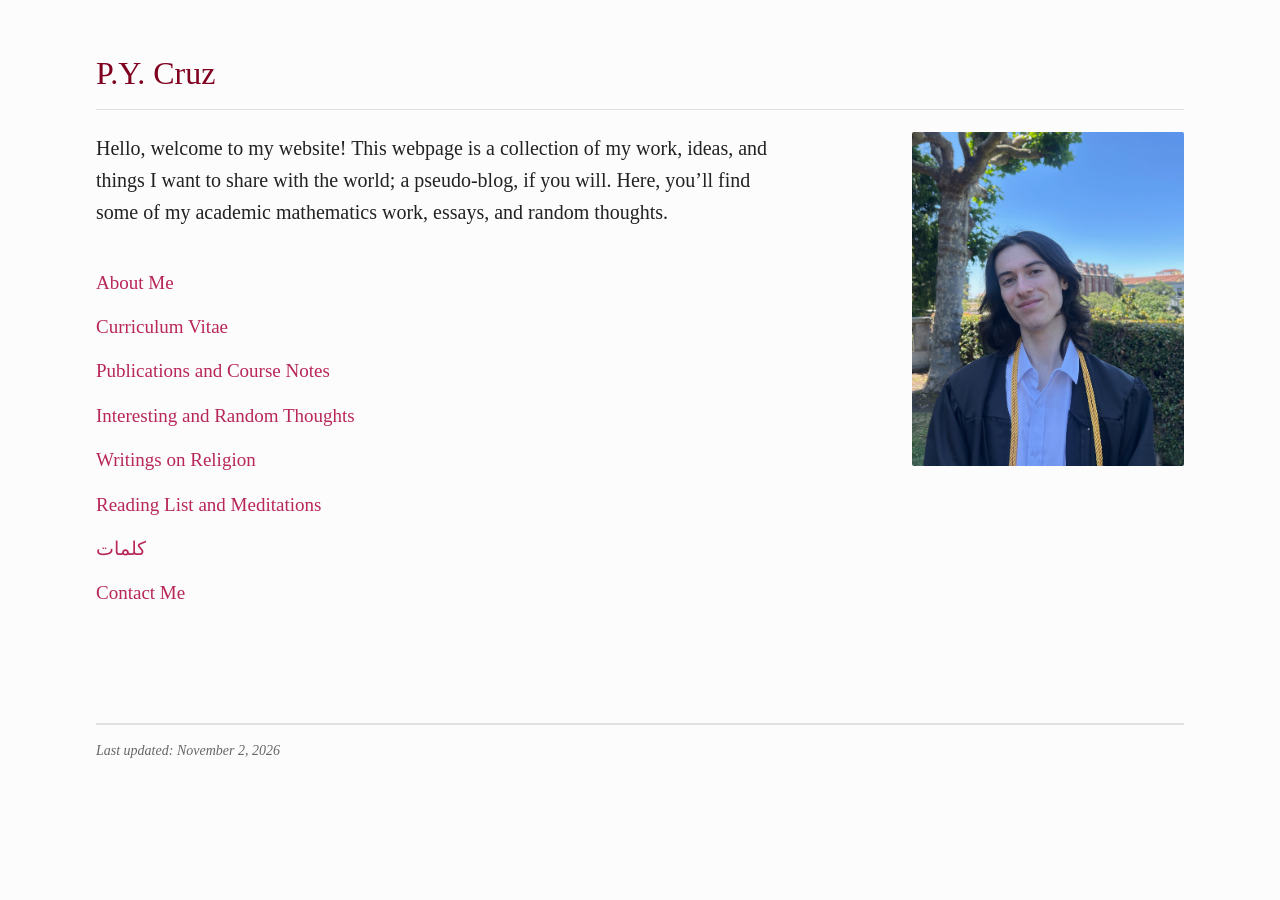
<file: index.html>
<!DOCTYPE html>
<html lang="en">
<head>
    <meta charset="UTF-8">
    <meta name="viewport" content="width=device-width, initial-scale=1.0">

    <title>Personal Website | P.Y. Cruz</title>
    <meta name="description" content="P.Y. Cruz' personal website; a collection of academic mathematics work and
    meditations on philosophy, psychology, and theology.">
    <meta name="robots" content="index, follow">
    <link rel="canonical" href="https://pycruz.com/">

    <meta property="og:title" content="Personal Website | P.Y. Cruz">
    <meta property="og:description" content="P.Y. Cruz' personal website; a collection of academic mathematics work and
    meditations on philosophy, psychology, and theology.">
    <meta property="og:url" content="https://pycruz.com/">
    <meta property="og:type" content="website">
    <meta property="og:image" content="https://pycruz.com/favicon.png">

    <link rel="icon" type="image/svg+xml" href="images/favicon.svg">
    <link rel="apple-touch-icon" href="images/apple-touch-icon.png">

    <link rel="stylesheet" href="css/style.css">
</head>
<body>

    <main>
        <header>
            <h1>P.Y. Cruz</h1>

            <div class="photos">
                <img src="images/pycruz.jpeg" alt="Pablo De La Cruz" decoding="async" loading="eager">
            </div>
        </header>

        <section aria-label="Introduction">
            <p class="intro-text">
                Hello, welcome to my website! This webpage is a collection of my work, ideas, and things I want to share with
                the world; a pseudo-blog, if you will. Here, you’ll find some of my academic mathematics work, essays, and
                random thoughts.
            </p>
        </section>

        <nav class="main-nav" aria-label="Main Directory">
            <ul>
                <li><a href="about.html">About Me</a></li>
                <li><a href="cv.pdf" target="_blank" rel="noopener">Curriculum Vitae</a></li>
                <li><a href="publications.html">Publications and Course Notes</a></li>
                 <li><a href="random_thoughts.html">Interesting and Random Thoughts</a></li>
                <li><a href="religion.html">Writings on Religion</a></li>
                <li><a href="books.html">Reading List and Meditations</a></li>
                <li><a href="words.html">كلمات</a></li>
<!--                <li><a href="https://www.youtube.com/@PnTCruz" target="_blank" rel="noopener">Youtube</a></li>-->
                <li><a href="mailto:pabloyngdlc@gmail.com">Contact Me</a></li>
            </ul>
        </nav>
    </main>

 <footer class="site-footer">
        <hr class="footer-divider">
        <p id="last-updated" class="footnote">Last updated: November 2, 2026</p>
    </footer>

</body>
</html>
</file>
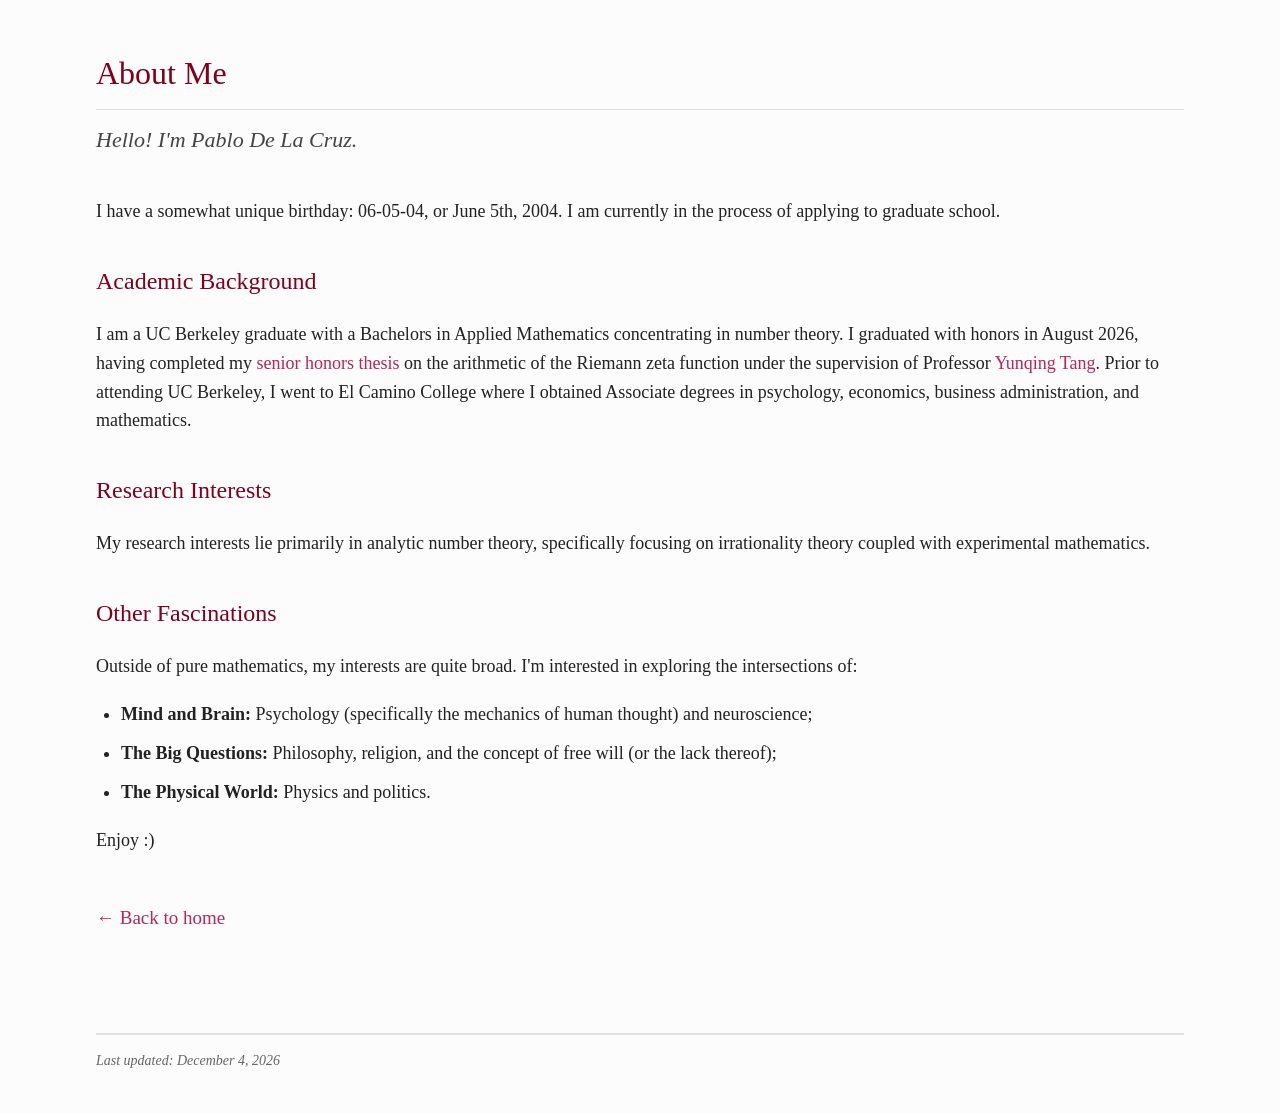
<file: about.html>
<!DOCTYPE html>
<html lang="en">
<head>
    <meta charset="UTF-8">
    <meta name="viewport" content="width=device-width, initial-scale=1.0">
    <title>About Me | P.Y. Cruz</title>
    <meta name="description" content="Academic background, research interests, and general interests of Pablo De La Cruz (UC Berkeley).">
    <meta name="robots" content="index, follow">
    <link rel="canonical" href="https://pycruz.com/about.html">

    <meta property="og:title" content="About Me | P.Y. Cruz">
    <meta property="og:description" content="Academic background, research interests, and general interests of Pablo De La Cruz (UC Berkeley).">
    <meta property="og:url" content="https://pycruz.com/about.html">
    <meta property="og:type" content="website">
    <meta property="og:image" content="https://pycruz.com/favicon.png">

    <link rel="stylesheet" href="css/style.css">

    <link rel="icon" type="image/svg+xml" href="images/favicon.svg">
    <link rel="apple-touch-icon" href="images/apple-touch-icon.png">
</head>
<body>

    <header>
        <h1>About Me</h1>
        <p class="subtitle">Hello! I'm Pablo De La Cruz.</p>
    </header>

    <main>
        <section aria-label="Introduction">
            <p>I have a somewhat unique birthday: 06-05-04, or June 5th, 2004. I am currently in the process
            of applying to graduate school.</p>
        </section>

        <section aria-label="Academic Background">
            <h2>Academic Background</h2>
            <p>I am a UC Berkeley graduate with a Bachelors in Applied Mathematics concentrating
                in number theory. I graduated with honors in August 2026, having completed my <a href="https://pycruz.com/On_The_Arithmetic_Nature_Of_The_Zeta_Function_And_Its_Generalizations.pdf" target="_blank" rel="noopener">senior honors thesis</a> on the arithmetic of the
                Riemann zeta function under the supervision of Professor
                <a href="https://en.wikipedia.org/wiki/Yunqing_Tang" target="_blank" rel="noopener">Yunqing Tang</a>. Prior to attending UC
                Berkeley, I went to El Camino College where I obtained Associate degrees in psychology, economics, business
                administration, and mathematics.</p>
        </section>

        <section aria-label="Research Interests">
            <h2>Research Interests</h2>
            <p>My research interests lie primarily in analytic number theory, specifically focusing on
                irrationality theory coupled with experimental mathematics.</p>
        </section>

        <section aria-label="Other Fascinations">
            <h2>Other Fascinations</h2>
            <p>Outside of pure mathematics, my interests are quite broad. I'm interested in exploring the intersections of:</p>

            <ul class="interests-list">
                <li><strong>Mind and Brain:</strong> Psychology (specifically the mechanics of human thought) and neuroscience;</li>
                <li><strong>The Big Questions:</strong> Philosophy, religion, and the concept of free will (or the lack thereof);</li>
                <li><strong>The Physical World:</strong> Physics and politics.</li>
            </ul>
        </section>

        <p>Enjoy :)</p>
    </main>

    <nav class="main-nav" aria-label="Breadcrumb Navigation">
        <a href="index.html">← Back to home</a>
    </nav>

    <footer class="site-footer">
        <hr class="footer-divider">
        <p id="last-updated" class="footnote">Last updated: October 2026</p>
    </footer>

<script>
        var lastModifiedDate = new Date(document.lastModified);
        var options = { year: 'numeric', month: 'long', day: 'numeric' };
        var formattedDate = lastModifiedDate.toLocaleDateString('en-US', options);
        document.getElementById("last-updated").textContent = "Last updated: " + formattedDate;
    </script>

</body>
</html>
</file>
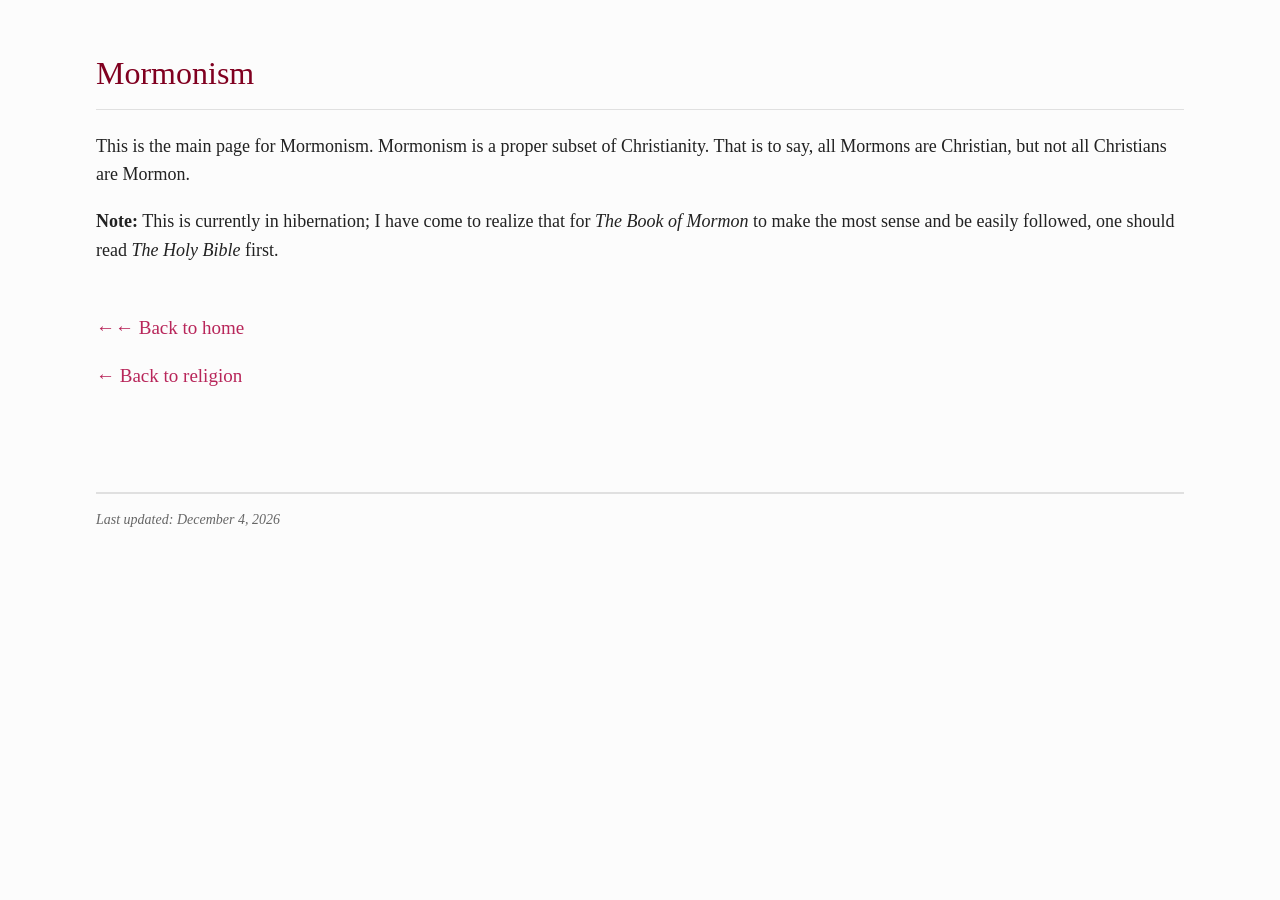
<file: mormonism.html>
<!DOCTYPE html>
<html lang="en">
<head>
    <meta charset="UTF-8">
    <meta name="viewport" content="width=device-width, initial-scale=1.0">
    <title>Mormonism | P.Y. Cruz</title>
    <meta name="description" content="An objective academic analysis of Mormonism, its theological frameworks, and its structural placement within Christianity.">

    <!-- Temporary: Tells bots not to index this placeholder page yet. Change to "index, follow" when finished -->
    <meta name="robots" content="noindex, follow">

    <link rel="canonical" href="https://pycruz.com/mormonism.html">
    <link rel="stylesheet" href="css/style.css">

    <meta property="og:title" content="Mormonism | P.Y. Cruz">
    <meta property="og:description" content="An objective academic analysis of Mormonism, its theological frameworks, and its structural placement within Christianity.">
    <meta property="og:url" content="https://pycruz.com/mormonism.html">
    <meta property="og:type" content="website">
    <meta property="og:image" content="https://pycruz.com/favicon.png">

    <link rel="icon" type="image/svg+xml" href="images/favicon.svg">
    <link rel="apple-touch-icon" href="images/apple-touch-icon.png">
</head>
<body>

    <header>
        <h1>Mormonism</h1>
    </header>

    <main>
        <section aria-label="Introduction">
            <p>This is the main page for Mormonism. Mormonism is a proper subset of Christianity. That is to say, all Mormons are Christian, but not all Christians are Mormon.</p>
        </section>
        <section>
             <p><strong>Note:</strong> This is currently in hibernation; I have come to realize that for <cite>The Book of Mormon</cite> to make the most sense and be easily followed, one should read <cite>The Holy Bible</cite> first.</p>
        </section>

        <!--
        <section aria-label="Research Fields">
            <p><strong>The Main Characters:</strong></p>
            <p><strong>Central Beliefs:</strong></p>
            <p><strong>Deity of Worship:</strong></p>
            <p><strong>Central Disbeliefs or Sins:</strong></p>
            <p><strong>Religious Roles:</strong></p>
            <p><strong>Comparative Analysis:</strong></p>
            <p><strong>General Practices and Customs:</strong></p>

            <h2>Notes</h2>
            <p></p>
        </section>
        -->
    </main>

    <nav class="main-nav" aria-label="Breadcrumb Navigation">
        <p><a href="index.html">←← Back to home</a></p>
        <p><a href="religion.html">← Back to religion</a></p>
    </nav>

<footer class="site-footer">
        <hr class="footer-divider">
        <p id="last-updated" class="footnote">Last updated: October 2026</p>
    </footer>

<script>
        var lastModifiedDate = new Date(document.lastModified);
        var options = { year: 'numeric', month: 'long', day: 'numeric' };
        var formattedDate = lastModifiedDate.toLocaleDateString('en-US', options);
        document.getElementById("last-updated").textContent = "Last updated: " + formattedDate;
    </script>

</body>
</html>
</file>
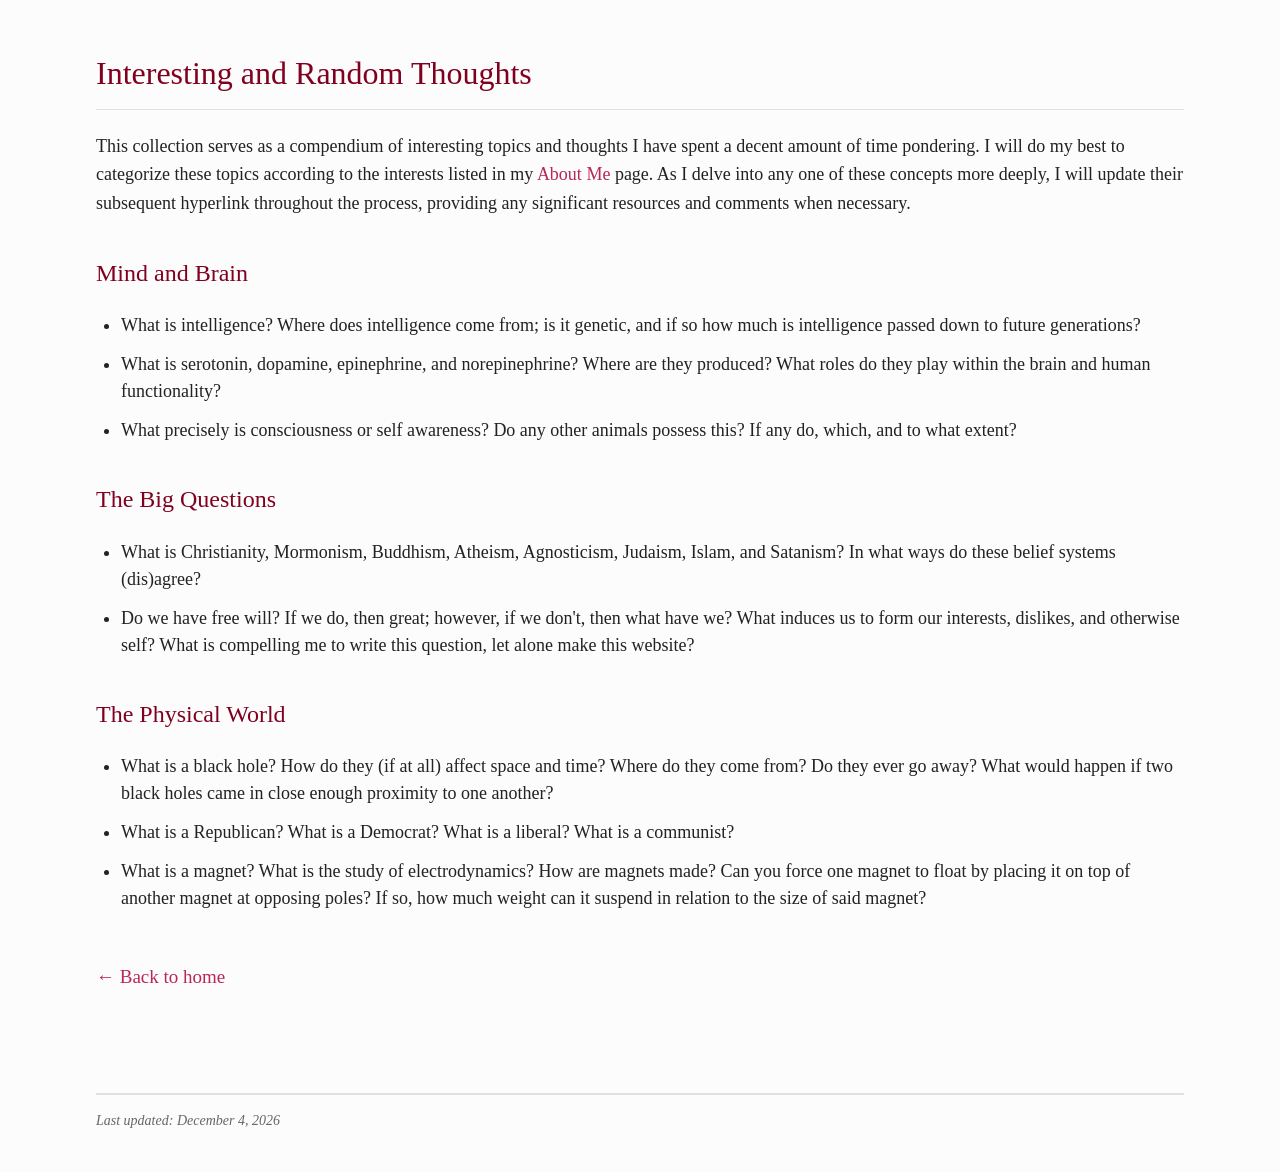
<file: random_thoughts.html>
<!DOCTYPE html>
<html lang="en">
<head>
    <meta charset="UTF-8">
    <meta name="viewport" content="width=device-width, initial-scale=1.0">
    <title>Interesting &amp; Random Thoughts | P.Y. Cruz</title>
    <meta name="description" content="A compendium of essays and notes by Pablo De La Cruz on cognitive science, philosophy, free will, and the physical world.">
    <meta name="robots" content="index, follow">
    <link rel="canonical" href="https://pycruz.com/random_thoughts.html">

    <meta property="og:title" content="Interesting &amp; Random Thoughts | P.Y. Cruz">
    <meta property="og:description" content="A compendium of essays and notes by Pablo De La Cruz on cognitive science, philosophy, free will, and the physical world.">
    <meta property="og:url" content="https://pycruz.com/random_thoughts.html">
    <meta property="og:type" content="website">
    <meta property="og:image" content="https://pycruz.com/favicon.png">

    <link rel="stylesheet" href="css/style.css">

    <link rel="icon" type="image/svg+xml" href="images/favicon.svg">
    <link rel="apple-touch-icon" href="images/apple-touch-icon.png">
</head>
<body>

    <header>
        <h1>Interesting and Random Thoughts</h1>
    </header>

    <main>
        <section aria-label="Introduction">
            <p>This collection serves as a compendium of interesting topics and thoughts I have spent a decent amount of time
                pondering. I will do my best to categorize these topics according to the interests listed in my
                <a href="about.html" target="_blank" rel="noopener">About Me</a> page. As I delve into any one of these concepts more deeply, I will update their
                subsequent hyperlink throughout the process, providing any significant resources and comments when necessary.</p>
        </section>

        <section aria-label="Mind and Brain">
            <h2>Mind and Brain</h2>
            <ul class="interests-list">
                <li>
                    What is intelligence? Where does intelligence come from; is it genetic, and if so how much is intelligence passed down to future generations?
                </li>
                <li>
                    What is serotonin, dopamine, epinephrine, and norepinephrine? Where are they produced? What roles do they play within the brain and human functionality?
                </li>
                <li>
                    What precisely is consciousness or self awareness? Do any other animals possess this? If any do, which, and to what extent?
                </li>
            </ul>
            </section>

        <section aria-label="The Big Questions">
            <h2>The Big Questions</h2>
            <ul class="interests-list">
                <li>
                    What is Christianity, Mormonism, Buddhism, Atheism, Agnosticism, Judaism, Islam, and Satanism? In what ways do these belief systems (dis)agree?
                </li>
                <li>
                    Do we have free will? If we do, then great; however, if we don't, then what have we? What induces us to form our interests, dislikes, and otherwise self? What is compelling me to write this question, let alone make this website?
                </li>
            </ul>
            </section>

        <section aria-label="The Physical World">
            <h2>The Physical World</h2>
            <ul class="interests-list">
                <li>
                    What is a black hole? How do they (if at all) affect space and time? Where do they come from? Do they ever go away? What would happen if two black holes came in close enough proximity to one another?
                </li>
                <li>
                    What is a Republican? What is a Democrat? What is a liberal? What is a communist?
                </li>
                <li>
                    What is a magnet? What is the study of electrodynamics? How are magnets made? Can you force one magnet to float by placing it on top of another magnet at opposing poles? If so, how much weight can it suspend in relation to the size of said magnet?
                </li>
            </ul>
            </section>
    </main>

    <nav class="main-nav" aria-label="Breadcrumb Navigation">
        <a href="index.html">← Back to home</a>
    </nav>

<footer class="site-footer">
        <hr class="footer-divider">
        <p id="last-updated" class="footnote">Last updated: October 2026</p>
    </footer>

<script>
        var lastModifiedDate = new Date(document.lastModified);
        var options = { year: 'numeric', month: 'long', day: 'numeric' };
        var formattedDate = lastModifiedDate.toLocaleDateString('en-US', options);
        document.getElementById("last-updated").textContent = "Last updated: " + formattedDate;
    </script>

</body>
</html>
</file>
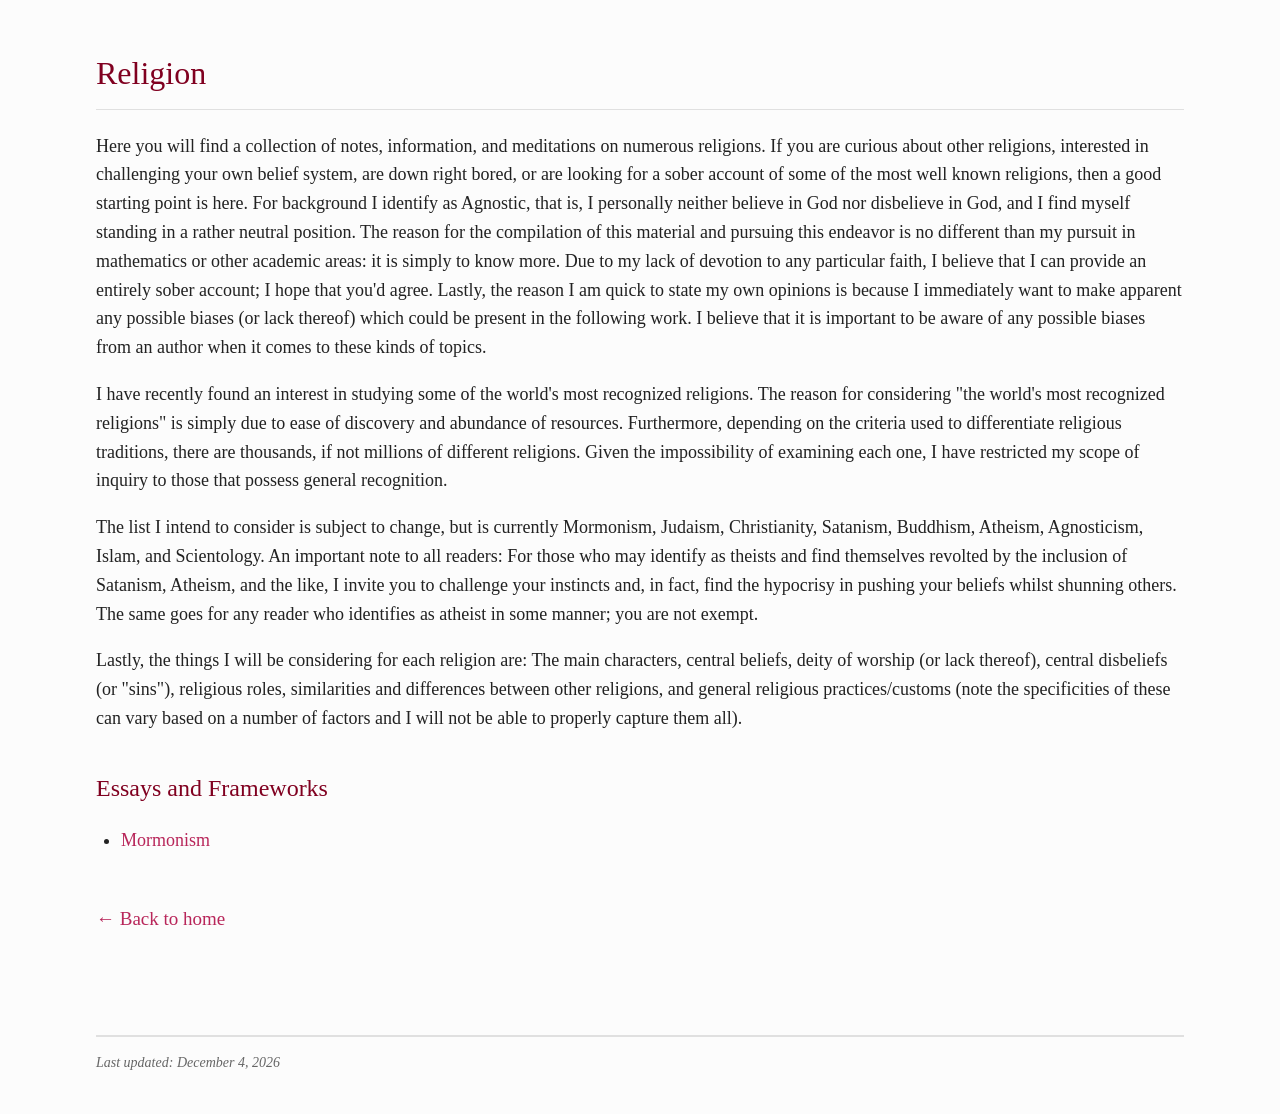
<file: religion.html>
<!DOCTYPE html>
<html lang="en">
<head>
    <meta charset="UTF-8">
    <meta name="viewport" content="width=device-width, initial-scale=1.0">
    <title>Writings on Religion &amp; Theology | P.Y. Cruz</title>
    <meta name="description" content="A sober, objective compilation of notes and meditations on world religions, theological frameworks, and agnosticism by Pablo De La Cruz.">
    <meta name="robots" content="index, follow">
    <link rel="canonical" href="https://pycruz.com/religion.html">

    <meta property="og:title" content="Writings on Religion &amp; Theology | P.Y. Cruz">
    <meta property="og:description" content="A sober, objective compilation of notes and meditations on world religions, theological frameworks, and agnosticism by Pablo De La Cruz.">
    <meta property="og:url" content="https://pycruz.com/religion.html">
    <meta property="og:type" content="website">
    <meta property="og:image" content="https://pycruz.com/favicon.png">

    <link rel="stylesheet" href="css/style.css">

    <link rel="icon" type="image/svg+xml" href="images/favicon.svg">
    <link rel="apple-touch-icon" href="images/apple-touch-icon.png">
</head>
<body>

    <header>
        <h1>Religion</h1>
    </header>

    <main>
        <section aria-label="Introduction and Perspective">
            <p>Here you will find a collection of notes, information, and meditations on numerous religions. If you are curious
                about other religions, interested in challenging your own belief system, are down right bored, or are looking
                for a sober account of some of the most well known religions, then a good starting point is here. For
                background I identify as Agnostic, that is, I personally neither believe in God nor disbelieve in God, and I
                find myself standing in a rather neutral position. The reason for the compilation of this material and pursuing
                this endeavor is no different than my pursuit in mathematics or other academic areas: it is simply to know
                more. Due to my lack of devotion to any particular faith, I believe that I can provide an entirely sober
                account; I hope that you'd agree. Lastly, the reason I am quick to state my own opinions is because I
                immediately want to make apparent any possible biases (or lack thereof) which could be present in the
                following work. I believe that it is important to be aware of any possible biases from an author when it comes
                to these kinds of topics.</p>
        </section>

        <section aria-label="Scope of Inquiry">
            <p>I have recently found an interest in studying some of the world's most recognized religions. The reason for
                considering "the world's most recognized religions" is simply due to ease of discovery and abundance of
                resources. Furthermore, depending on the criteria used to differentiate religious traditions, there are
                thousands, if not millions of different religions. Given the impossibility of examining each one, I have
                restricted my scope of inquiry to those that possess general recognition.</p>

            <p>The list I intend to consider is subject to change, but is currently Mormonism, Judaism, Christianity, Satanism,
                Buddhism, Atheism, Agnosticism, Islam, and Scientology. An important note to all readers: For those who may
                identify as theists and find themselves revolted by the inclusion of Satanism, Atheism, and the like, I invite
                you to challenge your instincts and, in fact, find the hypocrisy in pushing your beliefs whilst shunning
                others. The same goes for any reader who identifies as atheist in some manner; you are not exempt.</p>

            <p>Lastly, the things I will be considering for each religion are: The main characters, central beliefs, deity of
                worship (or lack thereof), central disbeliefs (or "sins"), religious roles, similarities and differences
                between other religions, and general religious practices/customs (note the specificities of these can vary
                based on a number of factors and I will not be able to properly capture them all).</p>
        </section>

        <section aria-label="Religious Studies Directory">
            <h2>Essays and Frameworks</h2>
            <ul class="interests-list">
                <li><a href="mormonism.html">Mormonism</a></li>
                <!--
                <li>Judaism (Coming soon)</li>
                <li>Christianity (Coming soon)</li>
                <li>Satanism (Coming soon)</li>
                <li>Buddhism (Coming soon)</li>
                <li>Islam (Coming soon)</li>
                -->
            </ul>
        </section>
    </main>

    <nav class="main-nav" aria-label="Breadcrumb Navigation">
        <a href="index.html">← Back to home</a>
    </nav>

<footer class="site-footer">
        <hr class="footer-divider">
        <p id="last-updated" class="footnote">Last updated: October 2026</p>
    </footer>

<script>
        var lastModifiedDate = new Date(document.lastModified);
        var options = { year: 'numeric', month: 'long', day: 'numeric' };
        var formattedDate = lastModifiedDate.toLocaleDateString('en-US', options);
        document.getElementById("last-updated").textContent = "Last updated: " + formattedDate;
    </script>

</body>
</html>
</file>
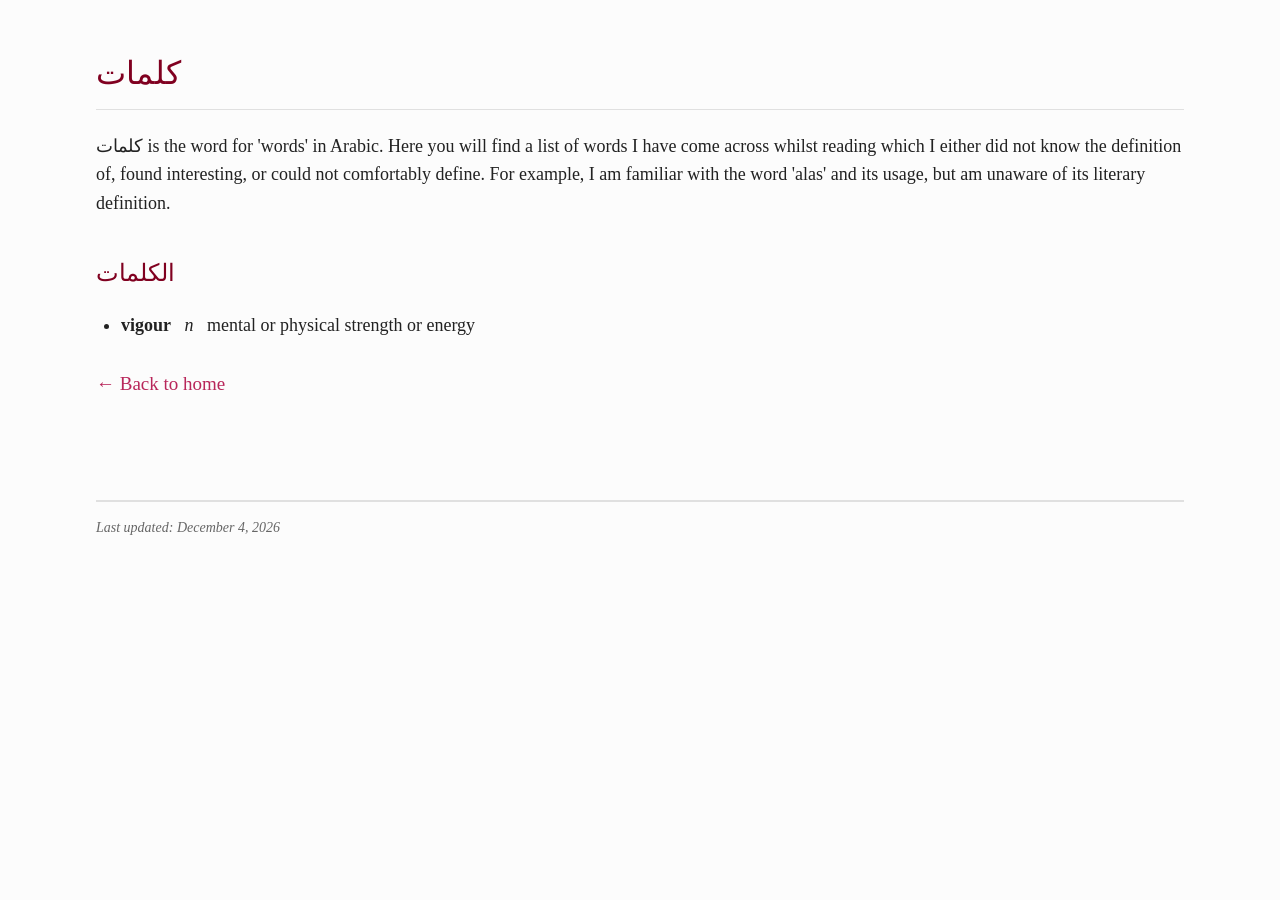
<file: words.html>
<!DOCTYPE html>
<html lang="en">
<head>
    <meta charset="UTF-8">
    <meta name="viewport" content="width=device-width, initial-scale=1.0">
    <title>كلمات | P.Y. Cruz</title>
    <meta name="description" content="A collection of words or phrases worth learning the meaning of from literature.">
    <meta name="robots" content="index, follow">
    <link rel="canonical" href="https://pycruz.com/words.html">

    <meta property="og:title" content="كلمات | P.Y. Cruz">
    <meta property="og:description" content="A collection of words or phrases worth learning the meaning of from literature.">
    <meta property="og:url" content="https://pycruz.com/words.html">
    <meta property="og:type" content="website">
    <meta property="og:image" content="https://pycruz.com/favicon.png">

    <link rel="stylesheet" href="css/style.css">

    <link rel="icon" type="image/svg+xml" href="images/favicon.svg">
    <link rel="apple-touch-icon" href="images/apple-touch-icon.png">
</head>
<body>

    <header>
        <h1>كلمات</h1>
    </header>

    <main>
        <p>كلمات is the word for 'words' in Arabic. Here you will find a list of words I have come across whilst reading which I either did not know the definition of, found interesting, or could not comfortably define. For example, I am familiar with the word 'alas' and its usage, but am unaware of its literary definition.  </p>



<section aria-label="Currently Reading or Read">
            <h2>الكلمات</h2>
            <ul class="interests-list">
                <li>
                    <strong>vigour</strong> &nbsp; <i>n</i> &nbsp; mental or physical strength or energy
                </li>
            </ul>
        </section>

    <nav class="main-nav" aria-label="Breadcrumb Navigation">
        <a href="index.html">← Back to home</a>
    </nav>

<footer class="site-footer">
        <hr class="footer-divider">
        <p id="last-updated" class="footnote">Last updated: October 2026</p>
    </footer>

<script>
        var lastModifiedDate = new Date(document.lastModified);
        var options = { year: 'numeric', month: 'long', day: 'numeric' };
        var formattedDate = lastModifiedDate.toLocaleDateString('en-US', options);
        document.getElementById("last-updated").textContent = "Last updated: " + formattedDate;
    </script>

        </main>

</body>
</html>
</file>
<file: css/style.css>
* {
    box-sizing: border-box;
}

.subtitle {
    font-size: 22px;
    color: #444444;
    margin-top: -10px;
    margin-bottom: 40px;
    font-style: italic;
}

body {
    background-color: #fcfcfc;
    color: #222222;
    font-family: Georgia, 'Times New Roman', Times, serif;
    line-height: 1.6;

    width: 85%;
    margin: 40px auto;
    padding: 0;

    font-size: 19px;
}

h1, h2, h3 {
    color: #800020;
    font-weight: normal;
    margin-top: 1.5em;
}

h1 {
    font-size: 32px;
    border-bottom: 1px solid #e0e0e0;
    padding-bottom: 10px;
}

h2 {
    font-size: 24px;
}

p {
    font-size: 18px;
    text-align: left;
}

a {
    color: #b8265a;
    text-decoration: none;
    border-bottom: none;
    transition: color 0.15s ease;
}

a:hover {
    color: #e64784;
    border-bottom: 1px solid #e64784;
}

/* Images & Layout */
.photos img {
    width: 25%;
    min-width: 200px;
    float: right;
    margin: 0 0 20px 40px;
    border-radius: 2px;
}

main::after {
    content: "";
    display: table;
    clear: both;
}

.site-footer {
    margin-top: 100px;
}

.footer-divider {
    border: 0;
    border-top: 2px solid #e0e0e0;
    margin-bottom: 15px;
}

.footnote {
    font-size: 14px;
    color: #666666;
    font-style: italic;
}

.interests-list {
    margin: 20px 0;
    padding-left: 25px;
}

.interests-list li {
    font-size: 18px;
    margin-bottom: 12px;
    line-height: 1.5;
}

.intro-text {
    font-size: 20px;
    margin-bottom: 40px;
    max-width: 700px;
}

.main-nav {
    margin-top: 30px;
}

.main-nav ul {
    list-style-type: none;
    padding: 0;
    margin: 0;
}

.main-nav li {
    margin-bottom: 14px;
}

.main-nav a {
    font-size: 19px;
    display: inline-block;
}

@media (max-width: 600px) {
    body {
        width: 90%;
        margin: 20px auto;
        font-size: 18px;
    }

    .photos img {
        float: none;
        display: block;
        width: 60%;
        max-width: 220px;
        margin: 0 auto 30px auto;
    }
}
</file>
